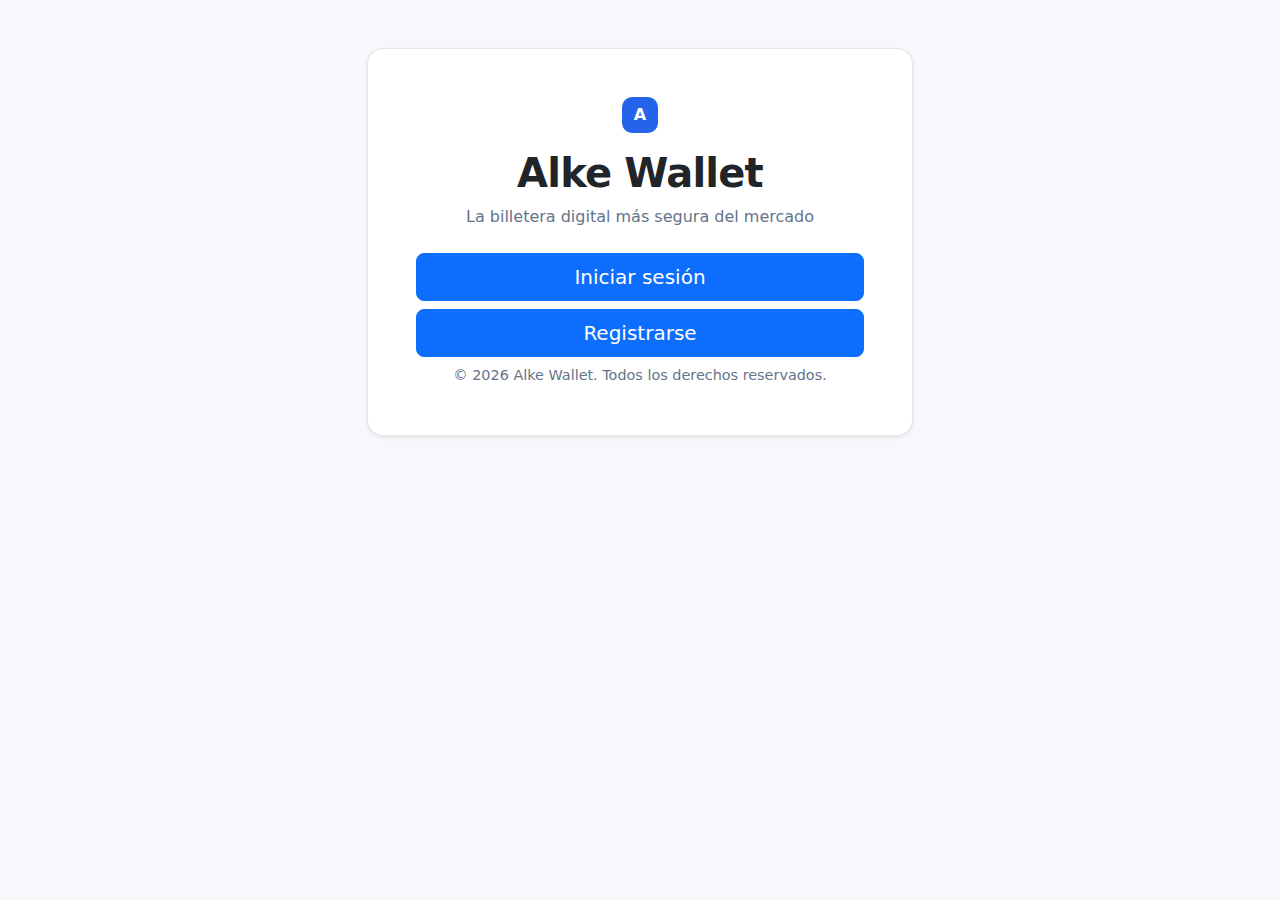
<file: index.html>
<!DOCTYPE html>
<html lang="es">
<head>
    <meta charset="UTF-8">
    <meta name="viewport" content="width=device-width, initial-scale=1.0">
    <title>Alke Wallet</title>
    <link rel="stylesheet" href="https://cdn.jsdelivr.net/npm/bootstrap@5.3.8/dist/css/bootstrap.min.css">
    <link rel="stylesheet" href="./css/styles.css">
</head>
<body>
    <main class="container py-5">
        <div class="row justify-content-center">
            <div class="col-12 col-md-8 col-lg-6">
                <div class="card wallet-card shadow-sm">
                    <div class="card-body p-4 p-md-5 text-center">
                        <div class="d-flex justify-content-center mb-3">
                            <span class="brand-badge">A</span>
                        </div>
                        <h1 class="page-title mb-2">Alke Wallet</h1>
                        <p class="text-muted-2 mb-4">La billetera digital más segura del mercado</p>
                    <div class="d-grid gap-2">
                        <a class="btn btn-primary btn-lg" href="./pages/login.html">Iniciar sesión</a>
                        <a class="btn btn-primary btn-lg" href="placeholder.html">Registrarse</a>
                        <small class="footer-mini">© 2026 Alke Wallet. Todos los derechos reservados.</small>
                    </div>

                    </div>
                </div>
            </div>
        </div>
    </main>

    <script src="https://cdn.jsdelivr.net/npm/bootstrap@5.3.8/dist/js/bootstrap.bundle.min.js"></script>

</body>
</html>
</file>
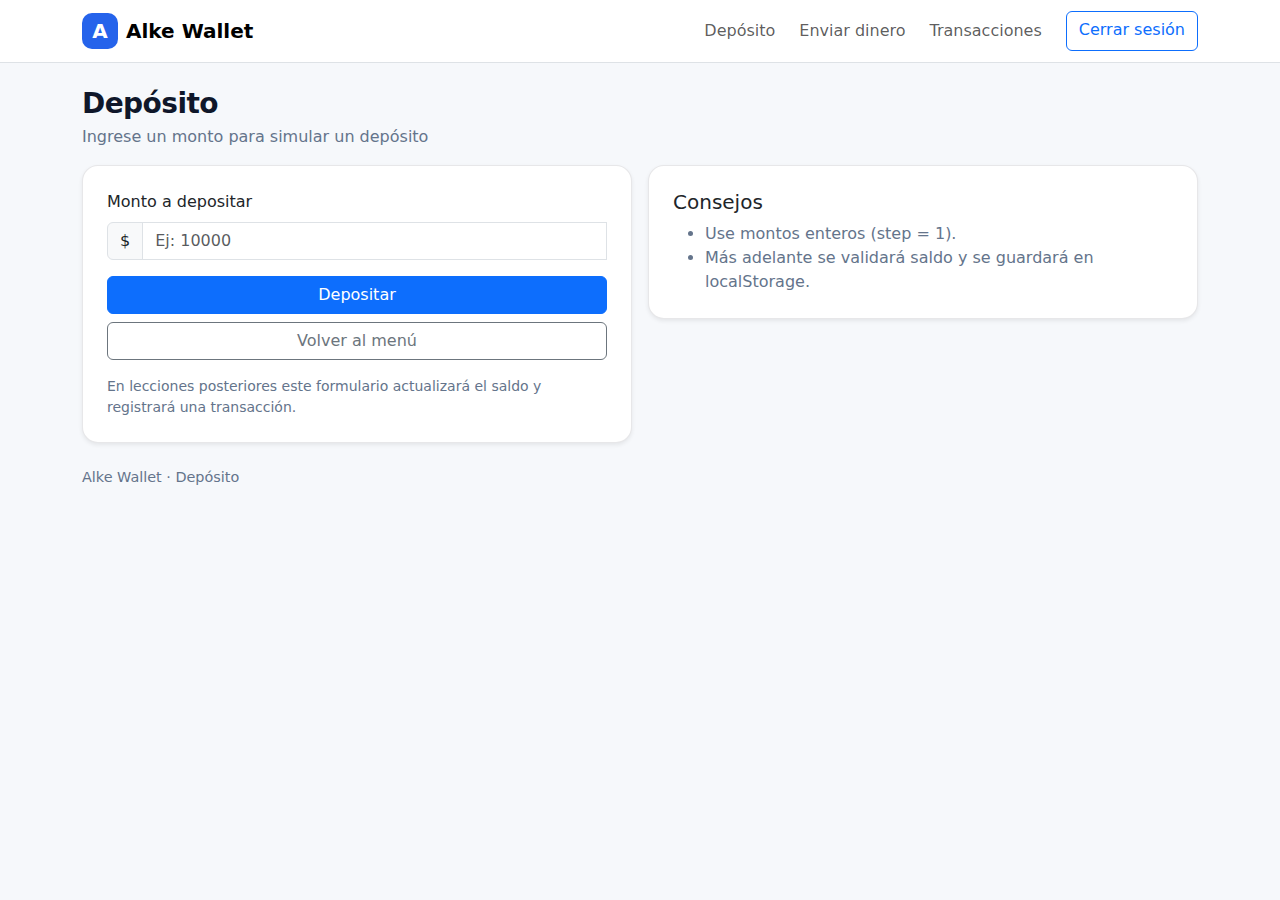
<file: pages/deposit.html>
<!DOCTYPE html>
<html lang="es">
<head>
    <meta charset="UTF-8">
    <meta name="viewport" content="width=device-width, initial-scale=1.0">
    <title>Alke Wallet - Depósito</title>
    <link rel="stylesheet" href="https://cdn.jsdelivr.net/npm/bootstrap@5.3.8/dist/css/bootstrap.min.css">
    <link rel="stylesheet" href="../css/styles.css">
</head>
<body>
    <nav class="navbar navbar-expand-lg bg-white border-bottom">
        <div class="container">
            <a class="navbar-brand d-flex align-items-center gap-2" href="menu.html">
                <span class="brand-badge">A</span>
                <span class="fw-bold">Alke Wallet</span>
            </a>

            <button class="navbar-toggler" type="button" data-bs-toggle="collapse" data-bs-target="#navMain">
                <span class="navbar-toggler-icon"></span>
            </button>

            <div class="collapse navbar-collapse" id="navMain">
                <div class="navbar-nav ms-auto gap-2">
                    <a class="nav-link" href="deposit.html">Depósito</a>
                    <a class="nav-link" href="sendmoney.html">Enviar dinero</a>
                    <a class="nav-link" href="transactions.html">Transacciones</a>
                    <a class="btn btn-outline-primary ms-lg-2" href="../index.html">Cerrar sesión</a>
                </div>
            </div>
        </div>
    </nav>


  <main class="container py-4">
    <div class="mb-3">
      <h1 class="h3 page-title mb-1">Depósito</h1>
      <p class="text-muted-2 mb-0">Ingrese un monto para simular un depósito</p>
    </div>

    <div class="row g-3">
      <div class="col-12 col-lg-6">
        <div class="card wallet-card shadow-sm">
          <div class="card-body p-4">
            <form class="needs-validation" novalidate>
              <div class="mb-3">
                <label for="amount" class="form-label">Monto a depositar</label>
                <div class="input-group">
                  <span class="input-group-text">$</span>
                  <input id="amount" name="amount" type="number" class="form-control" placeholder="Ej: 10000" required min="1" step="1">
                  <div class="invalid-feedback">Ingrese un monto válido.</div>
                </div>
              </div>

              <div class="d-grid gap-2">
                <button class="btn btn-primary" type="submit">Depositar</button>
                <a class="btn btn-outline-secondary" href="menu.html">Volver al menú</a>
              </div>

              <p class="text-muted-2 small mt-3 mb-0">
                En lecciones posteriores este formulario actualizará el saldo y registrará una transacción.
              </p>
            </form>
          </div>
        </div>
      </div>

      <div class="col-12 col-lg-6">
        <div class="card wallet-card shadow-sm">
          <div class="card-body p-4">
            <h2 class="h5 mb-2">Consejos</h2>
            <ul class="mb-0 text-muted-2">
              <li>Use montos enteros (step = 1).</li>
              <li>Más adelante se validará saldo y se guardará en localStorage.</li>
            </ul>
          </div>
        </div>
      </div>
    </div>

    <footer class="pt-4">
      <div class="footer-mini">Alke Wallet · Depósito</div>
    </footer>
  </main>

  <script src="https://cdn.jsdelivr.net/npm/bootstrap@5.3.8/dist/js/bootstrap.bundle.min.js"></script>
  <script>
    (() => {
      const forms = document.querySelectorAll('.needs-validation');
      Array.from(forms).forEach(form => {
        form.addEventListener('submit', event => {
          if (!form.checkValidity()) {
            event.preventDefault();
            event.stopPropagation();
          } else {
            event.preventDefault(); // demo: evitamos navegación real por ahora
          }
          form.classList.add('was-validated');
        }, false);
      });
    })();
  </script>

  
</body>
</html>
</file>
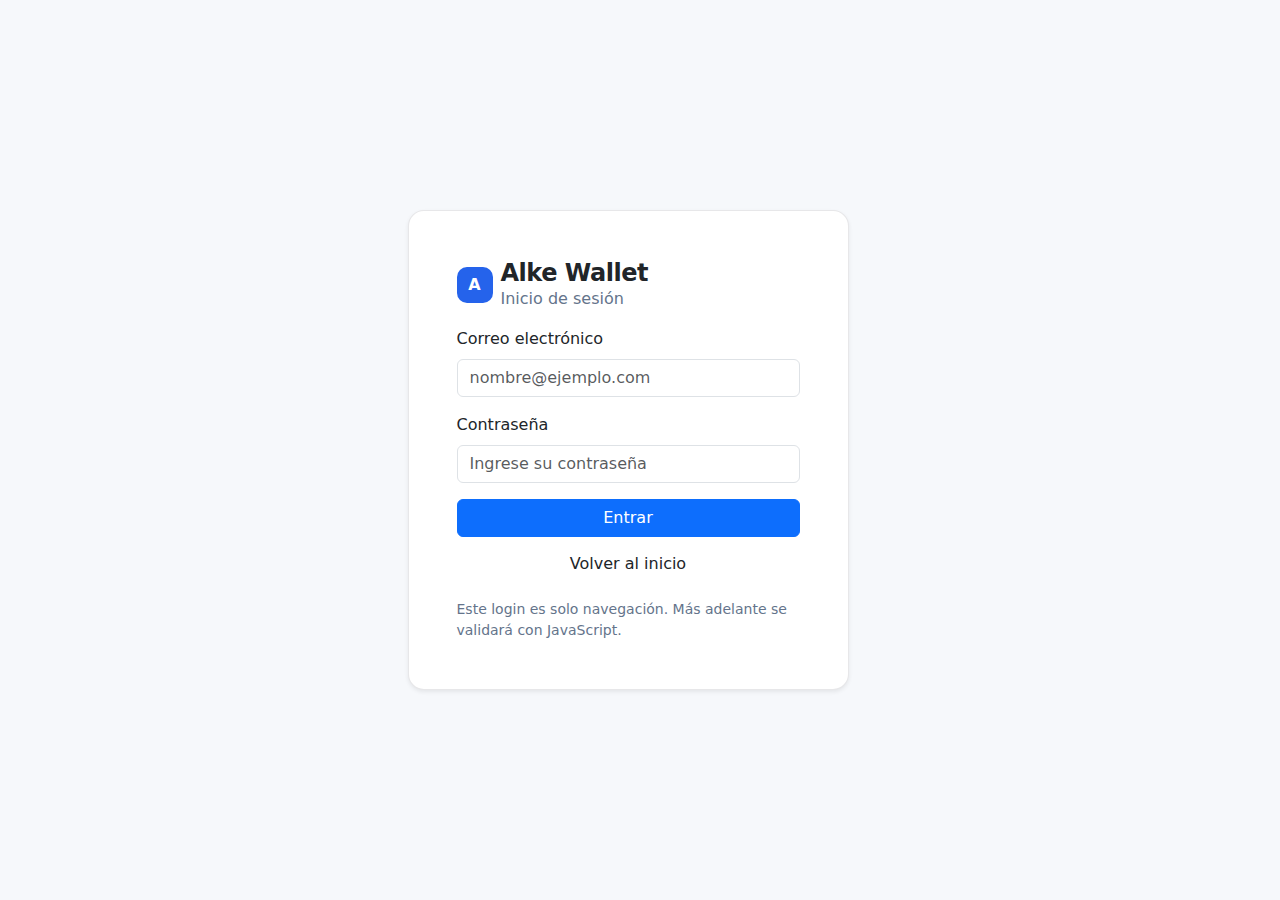
<file: pages/login.html>
<!DOCTYPE html>
<html lang="es">
<head>
    <meta charset="UTF-8">
    <meta name="viewport" content="width=device-width, initial-scale=1.0">
    <title>Alke Wallet - Login</title>
    <link rel="stylesheet" href="https://cdn.jsdelivr.net/npm/bootstrap@5.3.8/dist/css/bootstrap.min.css">
    <link rel="stylesheet" href="../css/styles.css">
</head>
<body>
    <main class="container min-vh-100 d-flex align-items-center py-4">
        <div class="row w-100 justify-content-center">
            <div class="col-12 col-md-8 col-lg-5">
                <div class="card wallet-card shadow-sm">
                    <div class="card-body p-4 p-md-5">
                        <div class="d-flex align-items-center gap-2 mb-3">
                            <span class="brand-badge">A</span>
                            <div>
                                <h1 class="h4 page-title mb-0">Alke Wallet</h1>
                                <p class="text-muted-2 mb-0">Inicio de sesión</p>
                            </div>
                        </div>

                        <form action="menu.html" method="get" class="needs-validation" novalidate>
                            <div class="mb-3">
                                <label for="email" class="form-label">Correo electrónico</label>
                                <input id="email" name="email" type="email" 
                                    class="form-control" placeholder="nombre@ejemplo.com" required autocomplete="email">
                                <div class="invalid-feedback">Ingrese un correo válido </div>
                            </div>

                            <div class="mb-3">
                                <label for="password" class="form-label">Contraseña</label>
                                <input id="password" name="password" type="password" 
                                    class="form-control" placeholder="Ingrese su contraseña" required minlength="4" autocomplete="current-password">
                                    <div class="invalid-feedback">La contraseña debe tener al menos 4 caracteres.</div>
                            </div>

                            <div class="d-grid gap-2">
                                <button class="btn btn-primary" type="submit">Entrar</button>
                                <a class="btn btn-aoutline-secundary" href="../index.html">Volver al inicio</a>
                            </div>

                            <p class="text-muted-2 mt-3 mb-0 small">
                                Este login es solo navegación. Más adelante se validará con JavaScript.
                            </p>
                        </form>
                    </div>
                </div>
            </div>
        </div>
    </main>

    <script src="https://cdn.jsdelivr.net/npm/bootstrap@5.3.8/dist/js/bootstrap.bundle.min.js"></script>

    <script>
        (() => {
            const forms = document.querySelectorAll('.needs-validation');
            Array.from(forms).forEach(form => {
                form.addEventListener('submit', event => {
                    if (!form.checkValidity()) {
                        event.preventDefault();
                        event.stopPropagation();
                    }
                    form.classList.add('was-validated');
                },false);
            });
        })();
    </script>
</body>
</html>
</file>
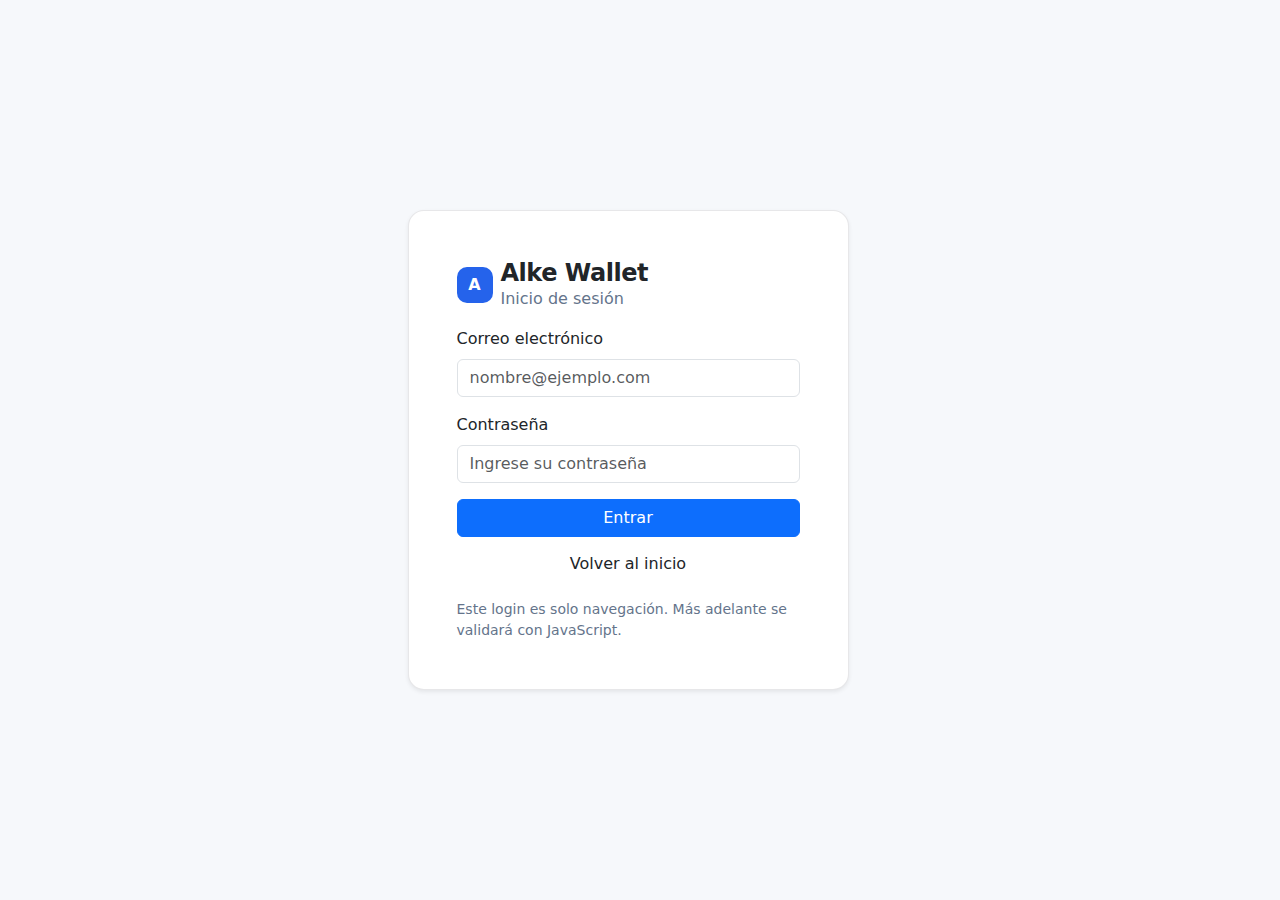
<file: pages/menu.html>
<!DOCTYPE html>
<html lang="es">
<head>
  <meta charset="UTF-8">
  <meta name="viewport" content="width=device-width, initial-scale=1.0">
  <title>Alke Wallet - Inicio</title>

  <link rel="stylesheet" href="https://cdn.jsdelivr.net/npm/bootstrap@5.3.8/dist/css/bootstrap.min.css">
  <link rel="stylesheet" href="../css/styles.css">
</head>
<body>
  <nav class="navbar navbar-expand-lg bg-white border-bottom">
    <div class="container">
        <a class="navbar-brand d-flex align-items-center gap-2" href="menu.html">
        <span class="brand-badge">A</span>
        <span class="fw-bold">Alke Wallet</span>
      </a>

      <button class="navbar-toggler" type="button" data-bs-toggle="collapse" data-bs-target="#navMain" aria-label="Abrir menú">
        <span class="navbar-toggler-icon"></span>
      </button>

      <div class="collapse navbar-collapse" id="navMain">
        <div class="ms-auto d-flex align-items-center gap-2">
            <span id="navWelcome" class="text-muted-2 small d-none d-lg-inline"></span>

            <div class="navbar-nav gap-2">
                <a class="nav-link" href="deposit.html">Depósitos</a>
                <a class="nav-link" href="sendmoney.html">Transferencias</a>
                <a class="nav-link" href="transactions.html">Movimientos</a>
                <a class="btn btn-outline-primary ms-lg-2" href="../index.html">Cerrar sesión</a>
            </div>
        </div>
      </div>

    </div>
  </nav>

  <main class="container py-4">
    <div class="d-flex align-items-end justify-content-between flex-wrap gap-2 mb-3">
      <div>
        <h1 class="h3 page-title mb-1">Inicio</h1>
        <p class="text-muted-2 mb-0">Gestione su saldo y realice operaciones desde un solo lugar.</p>
      </div>
    </div>

    <div class="row g-3">
      <div class="col-12 col-lg-5">
        <div class="card wallet-card shadow-sm">
          <div class="card-body p-4">
            <h2 class="h5 mb-2">Saldo disponible</h2>
            <p class="display-6 mb-3">$ <span id="balanceView">0</span></p>

            <div class="d-grid gap-2">
              <a class="btn btn-primary" href="deposit.html">Realizar depósito</a>
              <a class="btn btn-outline-primary" href="sendmoney.html">Hacer transferencia</a>
            </div>

            <p class="text-muted-2 small mt-3 mb-0">
              Los movimientos quedarán registrados en la sección “Movimientos”.
            </p>
          </div>
        </div>
      </div>

      <div class="col-12 col-lg-7">
        <div class="card wallet-card shadow-sm">
          <div class="card-body p-4">
            <h2 class="h5 mb-3">Accesos rápidos</h2>

            <div class="row g-2">
              <div class="col-12 col-md-6">
                <a class="btn btn-light border w-100 text-start p-3" href="deposit.html">
                  <div class="fw-semibold">Depósitos</div>
                  <div class="text-muted-2 small">Aumente su saldo disponible</div>
                </a>
              </div>

              <div class="col-12 col-md-6">
                <a class="btn btn-light border w-100 text-start p-3" href="sendmoney.html">
                  <div class="fw-semibold">Transferencias</div>
                  <div class="text-muted-2 small">Envíe dinero a sus contactos</div>
                </a>
              </div>

              <div class="col-12">
                <a class="btn btn-light border w-100 text-start p-3" href="transactions.html">
                  <div class="fw-semibold">Movimientos</div>
                  <div class="text-muted-2 small">Revise el historial de operaciones</div>
                </a>
              </div>
            </div>

          </div>
        </div>
      </div>
    </div>

    <footer class="pt-4">
      <div class="footer-mini">© 2026 Alke Wallet. Todos los derechos reservados.</div>
    </footer>
  </main>

  <script src="https://cdn.jsdelivr.net/npm/bootstrap@5.3.8/dist/js/bootstrap.bundle.min.js"></script>
  <script src="https://code.jquery.com/jquery-3.7.1.min.js"></script>
  <script src="../js/main.js"></script>
</body>
</html>
</file>
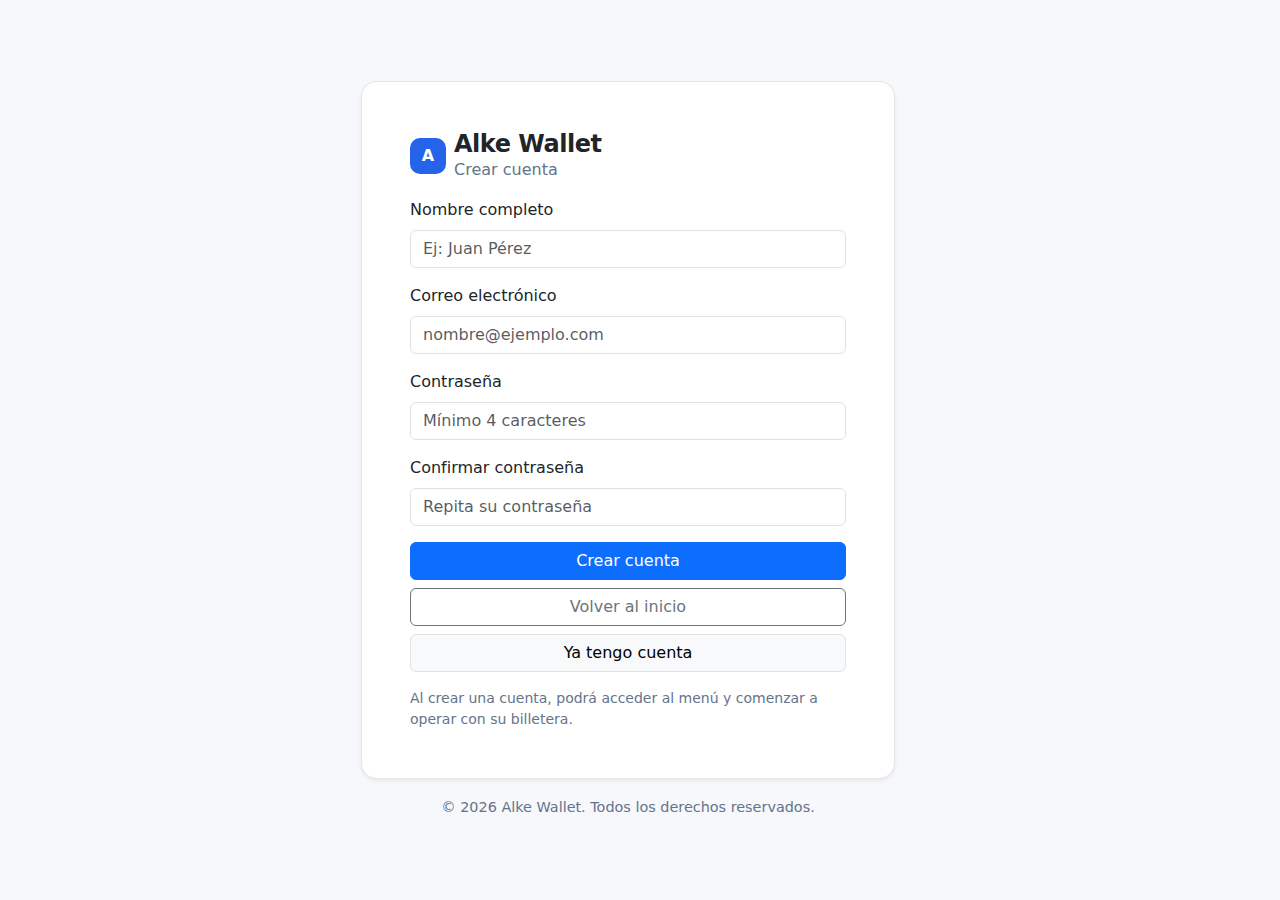
<file: pages/register.html>
<!DOCTYPE html>
<html lang="es">
<head>
  <meta charset="UTF-8">
  <meta name="viewport" content="width=device-width, initial-scale=1.0">
  <title>Alke Wallet - Registro</title>

  <link rel="stylesheet" href="https://cdn.jsdelivr.net/npm/bootstrap@5.3.8/dist/css/bootstrap.min.css">
  <link rel="stylesheet" href="../css/styles.css">
</head>
<body>
  <main class="container min-vh-100 d-flex align-items-center py-4">
    <div class="row w-100 justify-content-center">
      <div class="col-12 col-md-9 col-lg-6">
        <div class="card wallet-card shadow-sm">
          <div class="card-body p-4 p-md-5">

            <div class="d-flex align-items-center gap-2 mb-3">
              <span class="brand-badge">A</span>
              <div>
                <h1 class="h4 page-title mb-0">Alke Wallet</h1>
                <p class="text-muted-2 mb-0">Crear cuenta</p>
              </div>
            </div>

            <form class="needs-validation" novalidate>
              <div class="mb-3">
                <label for="fullName" class="form-label">Nombre completo</label>
                <input
                  id="fullName"
                  name="fullName"
                  type="text"
                  class="form-control"
                  placeholder="Ej: Juan Pérez"
                  required
                  minlength="2"
                  maxlength="60"
                  autocomplete="name"
                >
                <div class="invalid-feedback">Ingrese un nombre válido.</div>
              </div>

              <div class="mb-3">
                <label for="regEmail" class="form-label">Correo electrónico</label>
                <input
                  id="regEmail"
                  name="regEmail"
                  type="email"
                  class="form-control"
                  placeholder="nombre@ejemplo.com"
                  required
                  autocomplete="email"
                >
                <div class="invalid-feedback">Ingrese un correo válido.</div>
              </div>

              <div class="mb-3">
                <label for="regPassword" class="form-label">Contraseña</label>
                <input
                  id="regPassword"
                  name="regPassword"
                  type="password"
                  class="form-control"
                  placeholder="Mínimo 4 caracteres"
                  required
                  minlength="4"
                  maxlength="50"
                  autocomplete="new-password"
                >
                <div class="invalid-feedback">La contraseña debe tener al menos 4 caracteres.</div>
              </div>

              <div class="mb-3">
                <label for="regPassword2" class="form-label">Confirmar contraseña</label>
                <input
                  id="regPassword2"
                  name="regPassword2"
                  type="password"
                  class="form-control"
                  placeholder="Repita su contraseña"
                  required
                  minlength="4"
                  maxlength="50"
                  autocomplete="new-password"
                >
                <div class="invalid-feedback">Confirme la contraseña.</div>
              </div>

              <div class="d-grid gap-2">
                <button class="btn btn-primary" type="submit">Crear cuenta</button>
                <a class="btn btn-outline-secondary" href="../index.html">Volver al inicio</a>
                <a class="btn btn-light border" href="./login.html">Ya tengo cuenta</a>
              </div>

              <p class="text-muted-2 small mt-3 mb-0">
                Al crear una cuenta, podrá acceder al menú y comenzar a operar con su billetera.
              </p>
            </form>

          </div>
        </div>

        <div class="text-center mt-3">
          <small class="footer-mini">© 2026 Alke Wallet. Todos los derechos reservados.</small>
        </div>
      </div>
    </div>
  </main>

  <script src="https://cdn.jsdelivr.net/npm/bootstrap@5.3.8/dist/js/bootstrap.bundle.min.js"></script>
  <script src="https://code.jquery.com/jquery-3.7.1.min.js"></script>
  <script src="../js/main.js"></script>
</body>
</html>
</file>
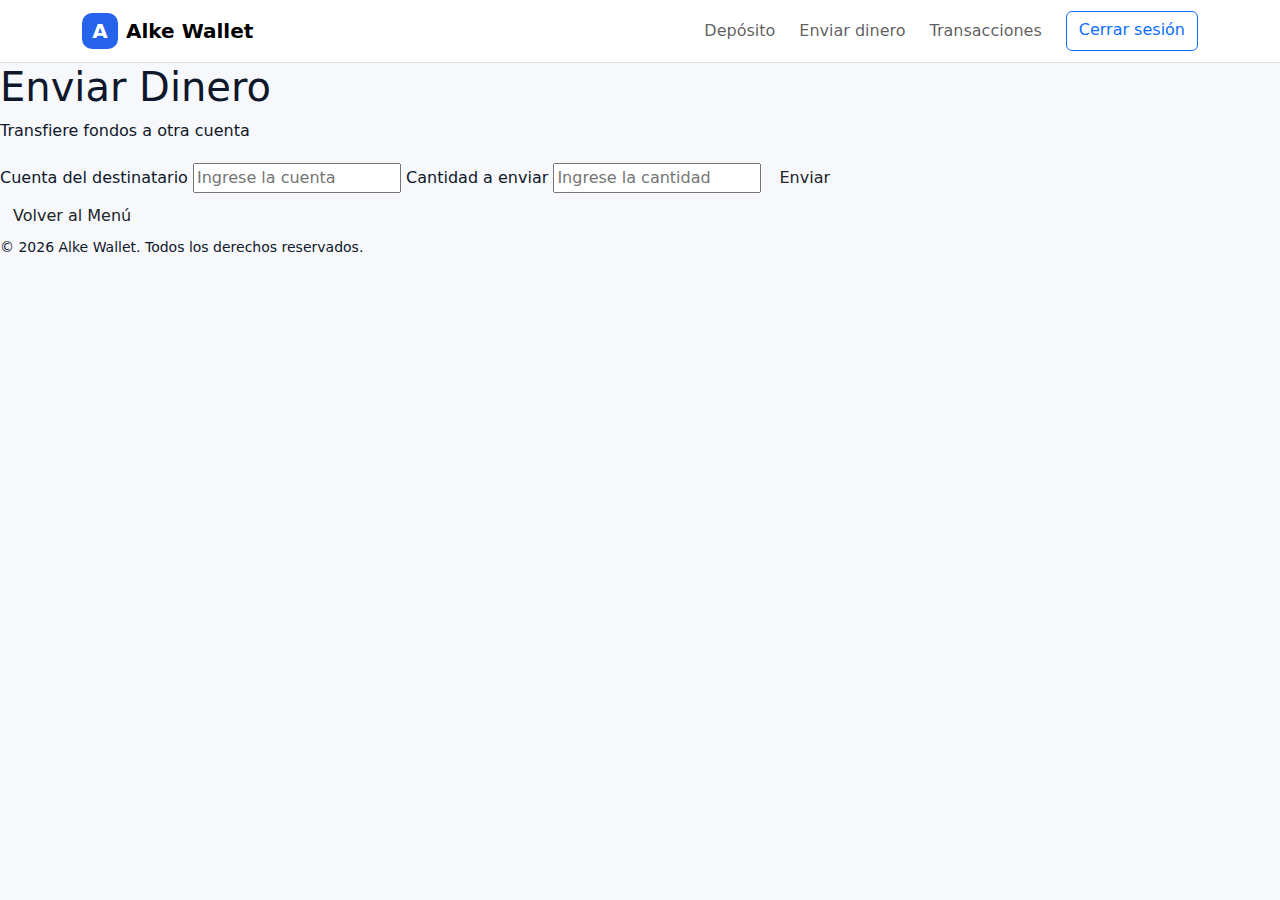
<file: pages/sendmoney.html>
<!DOCTYPE html>
<html lang="es">
<head>
    <meta charset="UTF-8">
    <meta name="viewport" content="width=device-width, initial-scale=1.0">
    <title>Alke Wallet - Enviar Dinero</title>
    <link rel="stylesheet" href="https://cdn.jsdelivr.net/npm/bootstrap@5.3.8/dist/css/bootstrap.min.css">
    <link rel="stylesheet" href="../css/styles.css">
</head>
<body>
    <nav class="navbar navbar-expand-lg bg-white border-bottom">
        <div class="container">
            <a class="navbar-brand d-flex align-items-center gap-2" href="menu.html">
                <span class="brand-badge">A</span>
                <span class="fw-bold">Alke Wallet</span>
            </a>

            <button class="navbar-toggler" type="button" data-bs-toggle="collapse" data-bs-target="#navMain">
                <span class="navbar-toggler-icon"></span>
            </button>

            <div class="collapse navbar-collapse" id="navMain">
                <div class="navbar-nav ms-auto gap-2">
                    <a class="nav-link" href="deposit.html">Depósito</a>
                    <a class="nav-link" href="sendmoney.html">Enviar dinero</a>
                    <a class="nav-link" href="transactions.html">Transacciones</a>
                    <a class="btn btn-outline-primary ms-lg-2" href="../index.html">Cerrar sesión</a>
                </div>
            </div>
        </div>
    </nav>

    <header class="box">
        <h1>Enviar Dinero</h1>
        <p>Transfiere fondos a otra cuenta</p>
    </header>
    <main class="box">
        <form action="menu.html">
            <label for="recipient">Cuenta del destinatario</label>
            <input id="recipient" type="text" placeholder="Ingrese la cuenta" required>

            <label for="amount">Cantidad a enviar</label>
            <input id="amount" type="number" placeholder="Ingrese la cantidad" required>

            <button class="btn" type="submit">Enviar</button>
        </form>

        <a class="btn" href="menu.html">Volver al Menú</a>
    </main>
    
    <footer class="box">
        <small>© 2026 Alke Wallet. Todos los derechos reservados.</small>
    </footer>
    
    <script src="https://cdn.jsdelivr.net/npm/bootstrap@5.3.8/dist/js/bootstrap.bundle.min.js"></script>
    
</body>
</html>
</file>
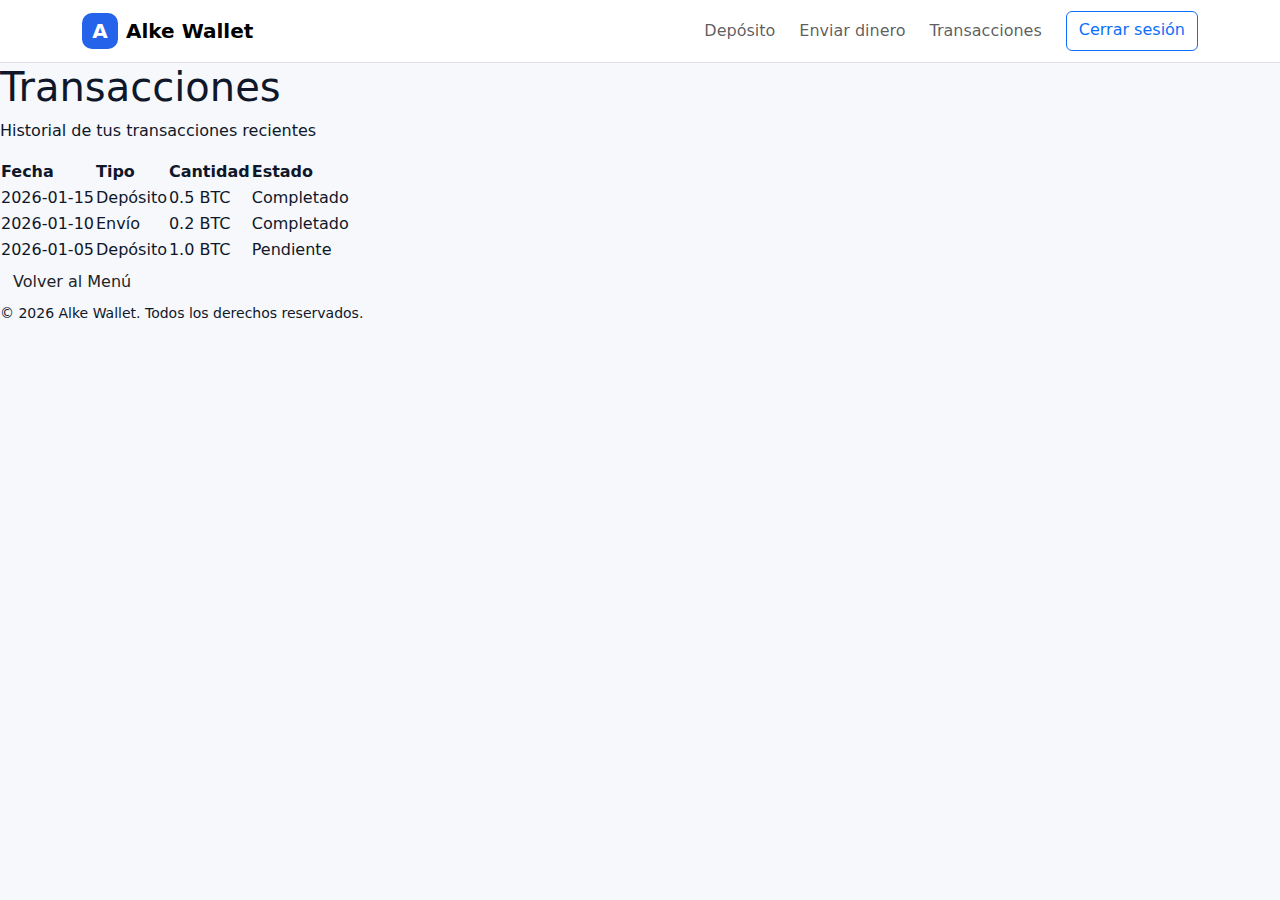
<file: pages/transactions.html>
<!DOCTYPE html>
<html lang="es">
<head>
    <meta charset="UTF-8">
    <meta name="viewport" content="width=device-width, initial-scale=1.0">
    <title>Alke Wallet - Transacciones</title>
    <link rel="stylesheet" href="https://cdn.jsdelivr.net/npm/bootstrap@5.3.8/dist/css/bootstrap.min.css">
    <link rel="stylesheet" href="../css/styles.css">
</head>
<body>
    <nav class="navbar navbar-expand-lg bg-white border-bottom">
        <div class="container">
            <a class="navbar-brand d-flex align-items-center gap-2" href="menu.html">
                <span class="brand-badge">A</span>
                <span class="fw-bold">Alke Wallet</span>
            </a>

            <button class="navbar-toggler" type="button" data-bs-toggle="collapse" data-bs-target="#navMain">
                <span class="navbar-toggler-icon"></span>
            </button>

            <div class="collapse navbar-collapse" id="navMain">
                <div class="navbar-nav ms-auto gap-2">
                    <a class="nav-link" href="deposit.html">Depósito</a>
                    <a class="nav-link" href="sendmoney.html">Enviar dinero</a>
                    <a class="nav-link" href="transactions.html">Transacciones</a>
                    <a class="btn btn-outline-primary ms-lg-2" href="../index.html">Cerrar sesión</a>
                </div>
            </div>
        </div>
    </nav>

    <header class="box">
        <h1>Transacciones</h1>
        <p>Historial de tus transacciones recientes</p>
    </header>

    <main class="box">
        <table>
            <thead>
                <tr>
                    <th>Fecha</th>
                    <th>Tipo</th>
                    <th>Cantidad</th>
                    <th>Estado</th>
                </tr>
            </thead>
            <tbody>
                <tr>
                    <td>2026-01-15</td>
                    <td>Depósito</td>
                    <td>0.5 BTC</td>
                    <td>Completado</td>
                </tr>
                <tr>
                    <td>2026-01-10</td>
                    <td>Envío</td>
                    <td>0.2 BTC</td>
                    <td>Completado</td>
                </tr>
                <tr>
                    <td>2026-01-05</td>
                    <td>Depósito</td>
                    <td>1.0 BTC</td>
                    <td>Pendiente</td>
                </tr>
            </tbody>
        </table>

        <a class="btn" href="menu.html">Volver al Menú</a>
    </main>

    <footer class="box">
        <small>© 2026 Alke Wallet. Todos los derechos reservados.</small>
    </footer>
    
    <script src="https://cdn.jsdelivr.net/npm/bootstrap@5.3.8/dist/js/bootstrap.bundle.min.js"></script>

</body>
</html>
</file>
<file: css/styles.css>
:root{
  --wallet-bg: #f6f8fb;
  --wallet-text: #0f172a;
  --wallet-muted: #64748b;
  --wallet-primary: #2563eb;
  --wallet-border: rgba(15, 23, 42, 0.10);
}

body{
  background: var(--wallet-bg);
  color: var(--wallet-text);
}

.brand-badge{
  display: inline-flex;
  align-items: center;
  justify-content: center;
  width: 36px;
  height: 36px;
  border-radius: 10px;
  background: var(--wallet-primary);
  color: #fff;
  font-weight: 700;
}

.wallet-card{
  border: 1px solid var(--wallet-border);
  border-radius: 16px;
}

.page-title{
  font-weight: 700;
  letter-spacing: -0.02em;
}

.text-muted-2{
  color: var(--wallet-muted);
}

.footer-mini{
  color: var(--wallet-muted);
  font-size: 0.9rem;
}
</file>
